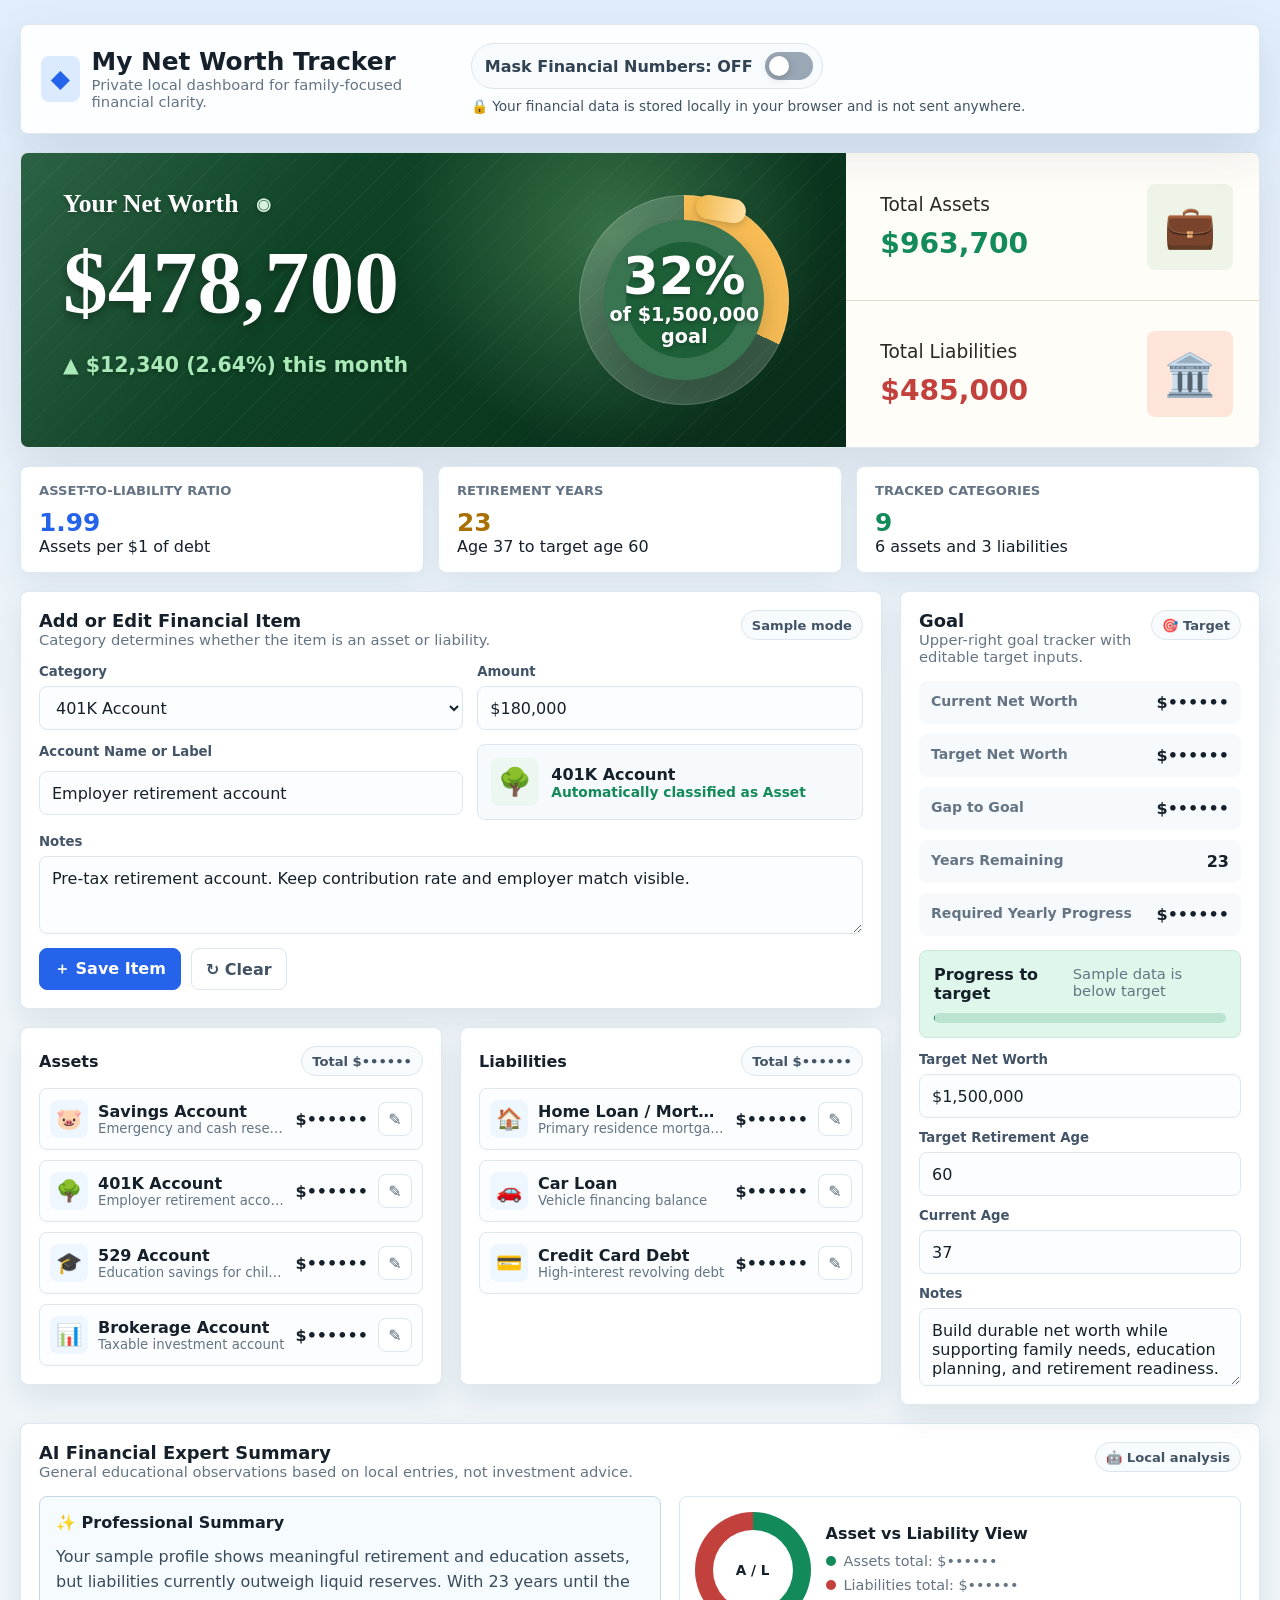
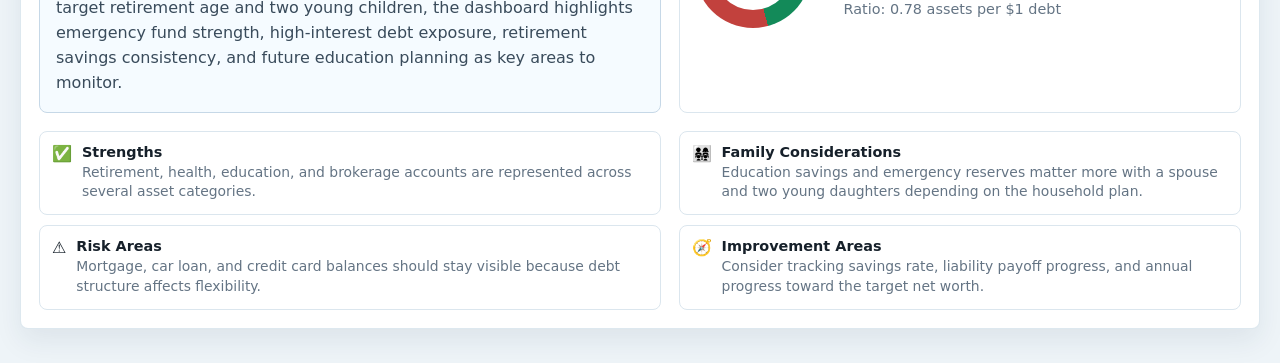
<file: prototype.html>
<!doctype html>
<html lang="en">
  <head>
    <meta charset="UTF-8" />
    <meta name="viewport" content="width=device-width, initial-scale=1.0" />
    <title>My Net Worth Tracker - UI Prototype</title>
    <style>
      :root {
        color-scheme: light;
        --bg: #eef4f8;
        --surface: #ffffff;
        --surface-soft: #f7fafc;
        --ink: #16202a;
        --muted: #647484;
        --line: #dbe6ee;
        --blue: #2563eb;
        --blue-soft: #dbeafe;
        --green: #138a59;
        --green-soft: #dff7ea;
        --red: #c2413d;
        --red-soft: #fde7e5;
        --gold: #a96f00;
        --gold-soft: #fff3cc;
        --shadow: 0 18px 45px rgba(31, 55, 75, 0.12);
      }

      * {
        box-sizing: border-box;
      }

      body {
        margin: 0;
        min-height: 100vh;
        background:
          linear-gradient(180deg, rgba(219, 234, 254, 0.68), rgba(238, 244, 248, 0.18) 38%),
          var(--bg);
        color: var(--ink);
        font-family:
          Inter, ui-sans-serif, system-ui, -apple-system, BlinkMacSystemFont, "Segoe UI", sans-serif;
      }

      button,
      input,
      select,
      textarea {
        font: inherit;
      }

      .app-shell {
        width: min(1440px, calc(100% - 40px));
        margin: 0 auto;
        padding: 24px 0 34px;
      }

      .topbar {
        display: flex;
        align-items: center;
        justify-content: space-between;
        gap: 18px;
        padding: 18px 20px;
        margin-bottom: 18px;
        border: 1px solid rgba(219, 230, 238, 0.9);
        border-radius: 8px;
        background: rgba(255, 255, 255, 0.9);
        box-shadow: var(--shadow);
        backdrop-filter: blur(12px);
      }

      .brand {
        display: flex;
        align-items: center;
        gap: 12px;
      }

      .brand-mark {
        display: grid;
        width: 46px;
        height: 46px;
        place-items: center;
        border-radius: 8px;
        background: var(--blue-soft);
        color: var(--blue);
        font-size: 25px;
      }

      h1,
      h2,
      h3,
      p {
        margin: 0;
      }

      h1 {
        font-size: 1.55rem;
        line-height: 1.1;
        letter-spacing: 0;
      }

      .subtle {
        color: var(--muted);
        font-size: 0.92rem;
      }

      .privacy-note {
        display: inline-flex;
        align-items: center;
        gap: 8px;
        color: #415263;
        font-size: 0.86rem;
      }

      .mask-toggle {
        display: inline-flex;
        align-items: center;
        justify-content: space-between;
        gap: 12px;
        min-width: 256px;
        padding: 8px 9px 8px 13px;
        border: 1px solid var(--line);
        border-radius: 999px;
        background: #f8fbfd;
        color: #314253;
      }

      .switch {
        position: relative;
        width: 48px;
        height: 28px;
        border-radius: 999px;
        background: var(--blue);
      }

      .switch::after {
        position: absolute;
        top: 4px;
        right: 4px;
        width: 20px;
        height: 20px;
        border-radius: 50%;
        background: #fff;
        box-shadow: 0 2px 8px rgba(0, 0, 0, 0.22);
        content: "";
      }

      .switch.off {
        background: #9aa8b6;
      }

      .switch.off::after {
        right: auto;
        left: 4px;
      }

      .worth-dashboard {
        display: grid;
        grid-template-columns: minmax(0, 2fr) minmax(330px, 1fr);
        overflow: hidden;
        margin-bottom: 18px;
        border: 1px solid rgba(219, 230, 238, 0.92);
        border-radius: 8px;
        background: var(--surface);
        box-shadow: var(--shadow);
      }

      .card {
        border: 1px solid rgba(219, 230, 238, 0.92);
        border-radius: 8px;
        background: var(--surface);
        box-shadow: 0 12px 28px rgba(31, 55, 75, 0.08);
      }

      .worth-hero {
        position: relative;
        display: grid;
        grid-template-columns: minmax(0, 1fr) 240px;
        gap: 24px;
        min-height: 250px;
        padding: 36px 42px;
        overflow: hidden;
        color: #fff;
        background:
          radial-gradient(circle at 72% 28%, rgba(112, 185, 124, 0.42), transparent 34%),
          linear-gradient(135deg, #124f2d 0%, #0d3d22 52%, #082a18 100%);
      }

      .worth-hero::after {
        position: absolute;
        inset: 0;
        background:
          linear-gradient(120deg, rgba(255, 255, 255, 0.11), transparent 34%),
          repeating-linear-gradient(135deg, rgba(255, 255, 255, 0.035) 0 1px, transparent 1px 18px);
        content: "";
        pointer-events: none;
      }

      .worth-copy,
      .goal-ring-wrap {
        position: relative;
        z-index: 1;
      }

      .worth-title {
        display: flex;
        align-items: center;
        gap: 10px;
        font-family: Georgia, "Times New Roman", serif;
        font-size: clamp(1.55rem, 2vw, 2.2rem);
        font-weight: 800;
        text-shadow: 0 2px 4px rgba(0, 0, 0, 0.28);
      }

      .eye-icon {
        display: inline-grid;
        width: 30px;
        height: 30px;
        place-items: center;
        border-radius: 999px;
        color: #d4f1de;
        font-size: 1.08rem;
      }

      .worth-amount {
        margin-top: 22px;
        font-family: Georgia, "Times New Roman", serif;
        font-size: clamp(3.5rem, 7vw, 5.9rem);
        font-weight: 800;
        line-height: 0.92;
        letter-spacing: 0;
        text-shadow: 0 4px 9px rgba(0, 0, 0, 0.34);
      }

      .monthly-change {
        display: inline-flex;
        align-items: center;
        gap: 10px;
        margin-top: 30px;
        color: #a9e8b7;
        font-size: clamp(1rem, 1.6vw, 1.55rem);
        font-weight: 850;
        text-shadow: 0 2px 4px rgba(0, 0, 0, 0.28);
      }

      .goal-ring-wrap {
        display: grid;
        place-items: center;
      }

      .goal-ring {
        position: relative;
        display: grid;
        width: min(100%, 210px);
        aspect-ratio: 1;
        place-items: center;
        border-radius: 50%;
        background: conic-gradient(#f7bc54 0deg 115deg, rgba(255, 255, 255, 0.18) 115deg 360deg);
        box-shadow: inset 0 0 0 1px rgba(255, 255, 255, 0.16);
      }

      .goal-ring::before {
        position: absolute;
        inset: 25px;
        border-radius: 50%;
        background: #1d6038;
        box-shadow:
          inset 0 0 0 22px rgba(255, 255, 255, 0.13),
          0 12px 30px rgba(0, 0, 0, 0.18);
        content: "";
      }

      .goal-ring::after {
        position: absolute;
        top: 2px;
        right: 43px;
        width: 50px;
        height: 24px;
        border-radius: 999px;
        background: linear-gradient(90deg, #f1b84c, #ffe0a6);
        box-shadow: 0 2px 8px rgba(0, 0, 0, 0.22);
        content: "";
        transform: rotate(9deg);
      }

      .goal-ring-label {
        position: relative;
        z-index: 1;
        display: grid;
        gap: 4px;
        color: #fff;
        text-align: center;
        text-shadow: 0 2px 4px rgba(0, 0, 0, 0.3);
      }

      .goal-ring-label strong {
        font-size: clamp(2.2rem, 4vw, 3.2rem);
        line-height: 0.94;
      }

      .goal-ring-label span {
        font-size: clamp(0.9rem, 1.5vw, 1.25rem);
        font-weight: 800;
        line-height: 1.15;
      }

      .worth-side {
        display: grid;
        grid-template-rows: 1fr 1fr;
        background: #fffdf8;
      }

      .side-metric {
        display: flex;
        align-items: center;
        justify-content: space-between;
        gap: 18px;
        min-height: 125px;
        padding: 30px 26px 30px 34px;
      }

      .side-metric + .side-metric {
        border-top: 1px solid rgba(198, 184, 158, 0.5);
      }

      .side-label {
        color: #2d2923;
        font-size: clamp(1.08rem, 1.45vw, 1.4rem);
      }

      .side-value {
        margin-top: 12px;
        font-size: clamp(1.65rem, 2.2vw, 2.15rem);
        font-weight: 850;
        letter-spacing: 0;
      }

      .side-icon {
        display: grid;
        width: 86px;
        height: 86px;
        flex: 0 0 auto;
        place-items: center;
        border-radius: 8px;
        font-size: 2.6rem;
      }

      .asset-icon {
        background: #eef5e8;
      }

      .liability-icon {
        background: #fde5da;
      }

      .supporting-metrics {
        display: grid;
        grid-template-columns: repeat(3, minmax(0, 1fr));
        gap: 14px;
        margin-bottom: 18px;
      }

      .mini-metric-card {
        min-height: 100px;
        padding: 16px 18px;
      }

      .mini-metric-card .metric-label {
        color: var(--muted);
        font-size: 0.82rem;
        font-weight: 800;
        text-transform: uppercase;
      }

      .mini-metric-card .metric-value {
        margin-top: 10px;
        font-size: 1.55rem;
        font-weight: 850;
      }

      .accent-blue {
        color: var(--blue);
      }

      .accent-green {
        color: var(--green);
      }

      .accent-red {
        color: var(--red);
      }

      .accent-gold {
        color: var(--gold);
      }

      .dashboard-grid {
        display: grid;
        grid-template-columns: minmax(0, 1fr) 360px;
        gap: 18px;
        align-items: start;
      }

      .main-column {
        display: grid;
        gap: 18px;
      }

      .form-card,
      .goal-card,
      .analysis-card,
      .list-card {
        padding: 18px;
      }

      .section-head {
        display: flex;
        align-items: flex-start;
        justify-content: space-between;
        gap: 16px;
        margin-bottom: 16px;
      }

      .section-head h2 {
        font-size: 1.12rem;
      }

      .pill {
        display: inline-flex;
        align-items: center;
        gap: 7px;
        min-height: 30px;
        padding: 5px 10px;
        border: 1px solid var(--line);
        border-radius: 999px;
        color: #425466;
        background: #f8fbfd;
        font-size: 0.82rem;
        font-weight: 700;
        white-space: nowrap;
      }

      .form-grid {
        display: grid;
        grid-template-columns: 1.1fr 1fr;
        gap: 14px;
      }

      .field {
        display: grid;
        gap: 7px;
      }

      .field.full {
        grid-column: 1 / -1;
      }

      label {
        color: #435468;
        font-size: 0.83rem;
        font-weight: 800;
      }

      input,
      select,
      textarea {
        width: 100%;
        border: 1px solid var(--line);
        border-radius: 8px;
        background: #fbfdff;
        color: var(--ink);
        outline: none;
      }

      input,
      select {
        height: 44px;
        padding: 0 12px;
      }

      textarea {
        min-height: 78px;
        resize: vertical;
        padding: 12px;
      }

      .selected-category {
        display: flex;
        align-items: center;
        gap: 12px;
        padding: 13px;
        border: 1px solid var(--line);
        border-radius: 8px;
        background: var(--surface-soft);
      }

      .category-icon {
        display: grid;
        width: 48px;
        height: 48px;
        flex: 0 0 auto;
        place-items: center;
        border-radius: 8px;
        background: #edf7f1;
        font-size: 27px;
      }

      .type-tag {
        color: var(--green);
        font-size: 0.86rem;
        font-weight: 800;
      }

      .form-actions {
        display: flex;
        gap: 10px;
        align-items: center;
        margin-top: 14px;
      }

      .primary-button,
      .ghost-button {
        display: inline-flex;
        align-items: center;
        justify-content: center;
        gap: 8px;
        min-height: 42px;
        padding: 0 14px;
        border-radius: 8px;
        cursor: default;
        font-weight: 800;
      }

      .primary-button {
        border: 1px solid var(--blue);
        background: var(--blue);
        color: #fff;
      }

      .ghost-button {
        border: 1px solid var(--line);
        background: #fff;
        color: #415263;
      }

      .item-lists {
        display: grid;
        grid-template-columns: repeat(2, minmax(0, 1fr));
        gap: 18px;
      }

      .list-header {
        display: flex;
        align-items: center;
        justify-content: space-between;
        margin-bottom: 12px;
      }

      .list-header h3 {
        font-size: 1rem;
      }

      .money-list {
        display: grid;
        gap: 10px;
      }

      .money-row {
        display: grid;
        grid-template-columns: auto minmax(0, 1fr) auto auto;
        gap: 10px;
        align-items: center;
        min-height: 62px;
        padding: 10px;
        border: 1px solid var(--line);
        border-radius: 8px;
        background: #fbfdff;
      }

      .mini-icon {
        display: grid;
        width: 38px;
        height: 38px;
        place-items: center;
        border-radius: 8px;
        background: #eef6ff;
        font-size: 21px;
      }

      .row-title {
        overflow: hidden;
        font-weight: 800;
        text-overflow: ellipsis;
        white-space: nowrap;
      }

      .row-subtitle {
        overflow: hidden;
        color: var(--muted);
        font-size: 0.83rem;
        text-overflow: ellipsis;
        white-space: nowrap;
      }

      .row-amount {
        font-weight: 850;
        white-space: nowrap;
      }

      .icon-button {
        display: grid;
        width: 34px;
        height: 34px;
        place-items: center;
        border: 1px solid var(--line);
        border-radius: 8px;
        background: #fff;
        color: #526273;
      }

      .goal-card {
        position: sticky;
        top: 18px;
      }

      .goal-metrics {
        display: grid;
        gap: 10px;
      }

      .goal-row {
        display: flex;
        justify-content: space-between;
        gap: 16px;
        padding: 12px;
        border-radius: 8px;
        background: var(--surface-soft);
      }

      .goal-row span:first-child {
        color: var(--muted);
        font-size: 0.88rem;
        font-weight: 750;
      }

      .goal-row strong {
        text-align: right;
      }

      .progress-box {
        margin: 14px 0;
        padding: 14px;
        border: 1px solid #cbe7d5;
        border-radius: 8px;
        background: var(--green-soft);
      }

      .progress-track {
        height: 10px;
        overflow: hidden;
        border-radius: 999px;
        background: rgba(19, 138, 89, 0.18);
      }

      .progress-fill {
        width: 0.1%;
        height: 100%;
        border-radius: inherit;
        background: var(--green);
      }

      .goal-fields {
        display: grid;
        gap: 12px;
        margin-top: 14px;
      }

      .analysis-card {
        margin-top: 18px;
      }

      .analysis-grid {
        display: grid;
        grid-template-columns: 1.05fr 0.95fr;
        gap: 18px;
        align-items: stretch;
      }

      .agent-panel {
        padding: 16px;
        border: 1px solid #c6d8e7;
        border-radius: 8px;
        background: #f5fbff;
      }

      .agent-title {
        display: flex;
        align-items: center;
        gap: 10px;
        margin-bottom: 12px;
        font-weight: 850;
      }

      .agent-copy {
        color: #394b5b;
        line-height: 1.58;
      }

      .insight-list {
        display: grid;
        gap: 10px;
      }

      .insight {
        display: grid;
        grid-template-columns: auto minmax(0, 1fr);
        gap: 10px;
        padding: 12px;
        border: 1px solid var(--line);
        border-radius: 8px;
        background: #fff;
      }

      .insight strong {
        display: block;
        margin-bottom: 3px;
        font-size: 0.9rem;
      }

      .insight p {
        color: var(--muted);
        font-size: 0.87rem;
        line-height: 1.42;
      }

      .chart-panel {
        padding: 15px;
        border: 1px solid var(--line);
        border-radius: 8px;
        background: #fff;
      }

      .donut-wrap {
        display: flex;
        align-items: center;
        gap: 15px;
      }

      .donut {
        width: 116px;
        height: 116px;
        flex: 0 0 auto;
        border-radius: 50%;
        background: conic-gradient(var(--green) 0deg 165deg, var(--red) 165deg 360deg);
        position: relative;
      }

      .donut::after {
        position: absolute;
        inset: 18px;
        display: grid;
        place-items: center;
        border-radius: 50%;
        background: #fff;
        color: var(--ink);
        font-size: 0.85rem;
        font-weight: 850;
        content: "A / L";
      }

      .legend {
        display: grid;
        gap: 8px;
        color: var(--muted);
        font-size: 0.9rem;
      }

      .legend-item {
        display: flex;
        align-items: center;
        gap: 8px;
      }

      .dot {
        width: 10px;
        height: 10px;
        border-radius: 50%;
      }

      .dot.green {
        background: var(--green);
      }

      .dot.red {
        background: var(--red);
      }

      @media (max-width: 1050px) {
        .worth-dashboard,
        .supporting-metrics,
        .dashboard-grid,
        .analysis-grid {
          grid-template-columns: 1fr 1fr;
        }

        .worth-dashboard,
        .worth-hero {
          grid-column: 1 / -1;
        }

        .worth-hero {
          grid-template-columns: minmax(0, 1fr) 210px;
        }

        .worth-side {
          grid-column: 1 / -1;
          grid-template-columns: 1fr 1fr;
          grid-template-rows: none;
        }

        .side-metric + .side-metric {
          border-top: 0;
          border-left: 1px solid rgba(198, 184, 158, 0.5);
        }

        .dashboard-grid {
          align-items: stretch;
        }

        .main-column,
        .analysis-card {
          grid-column: 1 / -1;
        }

        .goal-card {
          position: static;
          grid-column: 1 / -1;
        }
      }

      @media (max-width: 760px) {
        .app-shell {
          width: min(100% - 24px, 720px);
          padding-top: 14px;
        }

        .topbar,
        .section-head {
          align-items: stretch;
          flex-direction: column;
        }

        .mask-toggle {
          min-width: 0;
          width: 100%;
        }

        .worth-dashboard,
        .worth-hero,
        .supporting-metrics,
        .form-grid,
        .item-lists,
        .analysis-grid {
          grid-template-columns: 1fr;
        }

        .worth-hero {
          min-height: auto;
          padding: 28px 24px;
        }

        .worth-amount {
          overflow-wrap: anywhere;
        }

        .goal-ring {
          width: min(210px, 74vw);
          margin-top: 8px;
        }

        .worth-side {
          grid-template-columns: 1fr;
        }

        .side-metric {
          min-height: 108px;
          padding: 22px;
        }

        .side-metric + .side-metric {
          border-top: 1px solid rgba(198, 184, 158, 0.5);
          border-left: 0;
        }

        .side-icon {
          width: 66px;
          height: 66px;
          font-size: 2rem;
        }

        .money-row {
          grid-template-columns: auto minmax(0, 1fr) auto;
        }

        .money-row .icon-button {
          display: none;
        }
      }
    </style>
  </head>
  <body>
    <main class="app-shell">
      <header class="topbar">
        <div class="brand">
          <div class="brand-mark" aria-hidden="true">◆</div>
          <div>
            <h1>My Net Worth Tracker</h1>
            <p class="subtle">Private local dashboard for family-focused financial clarity.</p>
          </div>
        </div>
        <div>
          <div class="mask-toggle" aria-label="Mask financial numbers toggle">
            <strong>Mask Financial Numbers: OFF</strong>
            <span class="switch off" aria-hidden="true"></span>
          </div>
          <p class="privacy-note" style="margin-top: 9px">🔒 Your financial data is stored locally in your browser and is not sent anywhere.</p>
        </div>
      </header>

      <section class="worth-dashboard" aria-label="Net worth dashboard">
        <article class="worth-hero">
          <div class="worth-copy">
            <div class="worth-title">Your Net Worth <span class="eye-icon" aria-label="masked financial values">◉</span></div>
            <div class="worth-amount">$478,700</div>
            <div class="monthly-change">▲ $12,340 (2.64%) this month</div>
          </div>
          <div class="goal-ring-wrap" aria-label="Goal progress">
            <div class="goal-ring">
              <div class="goal-ring-label">
                <strong>32%</strong>
                <span>of $1,500,000<br />goal</span>
              </div>
            </div>
          </div>
        </article>

        <aside class="worth-side">
          <div class="side-metric">
            <div>
              <div class="side-label">Total Assets</div>
              <div class="side-value accent-green">$963,700</div>
            </div>
            <div class="side-icon asset-icon" aria-hidden="true">💼</div>
          </div>
          <div class="side-metric">
            <div>
              <div class="side-label">Total Liabilities</div>
              <div class="side-value accent-red">$485,000</div>
            </div>
            <div class="side-icon liability-icon" aria-hidden="true">🏛️</div>
          </div>
        </aside>
      </section>

      <section class="supporting-metrics" aria-label="Financial details">
        <article class="card mini-metric-card">
          <div class="metric-label">Asset-to-Liability Ratio</div>
          <div class="metric-value accent-blue">1.99</div>
          <p class="metric-note">Assets per $1 of debt</p>
        </article>
        <article class="card mini-metric-card">
          <div class="metric-label">Retirement Years</div>
          <div class="metric-value accent-gold">23</div>
          <p class="metric-note">Age 37 to target age 60</p>
        </article>
        <article class="card mini-metric-card">
          <div class="metric-label">Tracked Categories</div>
          <div class="metric-value accent-green">9</div>
          <p class="metric-note">6 assets and 3 liabilities</p>
        </article>
      </section>

      <section class="dashboard-grid">
        <div class="main-column">
          <article class="card form-card">
            <div class="section-head">
              <div>
                <h2>Add or Edit Financial Item</h2>
                <p class="subtle">Category determines whether the item is an asset or liability.</p>
              </div>
              <span class="pill">Sample mode</span>
            </div>

            <div class="form-grid">
              <div class="field">
                <label for="category">Category</label>
                <select id="category">
                  <option>401K Account</option>
                  <option>Savings Account</option>
                  <option>HSA Account</option>
                  <option>529 Account</option>
                  <option>Brokerage Account</option>
                  <option>Home Loan / Mortgage</option>
                  <option>Credit Card Debt</option>
                </select>
              </div>
              <div class="field">
                <label for="amount">Amount</label>
                <input id="amount" value="$180,000" />
              </div>
              <div class="field">
                <label for="label">Account Name or Label</label>
                <input id="label" value="Employer retirement account" />
              </div>
              <div class="selected-category">
                <div class="category-icon" aria-hidden="true">🌳</div>
                <div>
                  <strong>401K Account</strong>
                  <p class="type-tag">Automatically classified as Asset</p>
                </div>
              </div>
              <div class="field full">
                <label for="notes">Notes</label>
                <textarea id="notes">Pre-tax retirement account. Keep contribution rate and employer match visible.</textarea>
              </div>
            </div>

            <div class="form-actions">
              <button class="primary-button">＋ Save Item</button>
              <button class="ghost-button">↻ Clear</button>
            </div>
          </article>

          <section class="item-lists">
            <article class="card list-card">
              <div class="list-header">
                <h3>Assets</h3>
                <span class="pill accent-green">Total $••••••</span>
              </div>
              <div class="money-list">
                <div class="money-row">
                  <span class="mini-icon">🐷</span>
                  <div><div class="row-title">Savings Account</div><div class="row-subtitle">Emergency and cash reserves</div></div>
                  <div class="row-amount">$••••••</div>
                  <button class="icon-button" title="Edit">✎</button>
                </div>
                <div class="money-row">
                  <span class="mini-icon">🌳</span>
                  <div><div class="row-title">401K Account</div><div class="row-subtitle">Employer retirement account</div></div>
                  <div class="row-amount">$••••••</div>
                  <button class="icon-button" title="Edit">✎</button>
                </div>
                <div class="money-row">
                  <span class="mini-icon">🎓</span>
                  <div><div class="row-title">529 Account</div><div class="row-subtitle">Education savings for children</div></div>
                  <div class="row-amount">$••••••</div>
                  <button class="icon-button" title="Edit">✎</button>
                </div>
                <div class="money-row">
                  <span class="mini-icon">📊</span>
                  <div><div class="row-title">Brokerage Account</div><div class="row-subtitle">Taxable investment account</div></div>
                  <div class="row-amount">$••••••</div>
                  <button class="icon-button" title="Edit">✎</button>
                </div>
              </div>
            </article>

            <article class="card list-card">
              <div class="list-header">
                <h3>Liabilities</h3>
                <span class="pill accent-red">Total $••••••</span>
              </div>
              <div class="money-list">
                <div class="money-row">
                  <span class="mini-icon">🏠</span>
                  <div><div class="row-title">Home Loan / Mortgage</div><div class="row-subtitle">Primary residence mortgage</div></div>
                  <div class="row-amount">$••••••</div>
                  <button class="icon-button" title="Edit">✎</button>
                </div>
                <div class="money-row">
                  <span class="mini-icon">🚗</span>
                  <div><div class="row-title">Car Loan</div><div class="row-subtitle">Vehicle financing balance</div></div>
                  <div class="row-amount">$••••••</div>
                  <button class="icon-button" title="Edit">✎</button>
                </div>
                <div class="money-row">
                  <span class="mini-icon">💳</span>
                  <div><div class="row-title">Credit Card Debt</div><div class="row-subtitle">High-interest revolving debt</div></div>
                  <div class="row-amount">$••••••</div>
                  <button class="icon-button" title="Edit">✎</button>
                </div>
              </div>
            </article>
          </section>
        </div>

        <aside class="card goal-card" aria-label="Goal section">
          <div class="section-head">
            <div>
              <h2>Goal</h2>
              <p class="subtle">Upper-right goal tracker with editable target inputs.</p>
            </div>
            <span class="pill">🎯 Target</span>
          </div>

          <div class="goal-metrics">
            <div class="goal-row"><span>Current Net Worth</span><strong>$••••••</strong></div>
            <div class="goal-row"><span>Target Net Worth</span><strong>$••••••</strong></div>
            <div class="goal-row"><span>Gap to Goal</span><strong>$••••••</strong></div>
            <div class="goal-row"><span>Years Remaining</span><strong>23</strong></div>
            <div class="goal-row"><span>Required Yearly Progress</span><strong>$••••••</strong></div>
          </div>

          <div class="progress-box">
            <div class="section-head" style="margin-bottom: 10px">
              <strong>Progress to target</strong>
              <span class="subtle">Sample data is below target</span>
            </div>
            <div class="progress-track"><div class="progress-fill"></div></div>
          </div>

          <div class="goal-fields">
            <div class="field">
              <label for="target">Target Net Worth</label>
              <input id="target" value="$1,500,000" />
            </div>
            <div class="field">
              <label for="retirement-age">Target Retirement Age</label>
              <input id="retirement-age" value="60" />
            </div>
            <div class="field">
              <label for="current-age">Current Age</label>
              <input id="current-age" value="37" />
            </div>
            <div class="field">
              <label for="goal-notes">Notes</label>
              <textarea id="goal-notes">Build durable net worth while supporting family needs, education planning, and retirement readiness.</textarea>
            </div>
          </div>
        </aside>
      </section>

      <section class="card analysis-card" aria-label="AI financial expert summary">
        <div class="section-head">
          <div>
            <h2>AI Financial Expert Summary</h2>
            <p class="subtle">General educational observations based on local entries, not investment advice.</p>
          </div>
          <span class="pill">🤖 Local analysis</span>
        </div>

        <div class="analysis-grid">
          <div class="agent-panel">
            <div class="agent-title">✨ Professional Summary</div>
            <p class="agent-copy">
              Your sample profile shows meaningful retirement and education assets, but liabilities currently outweigh liquid reserves.
              With 23 years until the target retirement age and two young children, the dashboard highlights emergency fund strength,
              high-interest debt exposure, retirement savings consistency, and future education planning as key areas to monitor.
            </p>
          </div>

          <div class="chart-panel">
            <div class="donut-wrap">
              <div class="donut" aria-hidden="true"></div>
              <div>
                <strong>Asset vs Liability View</strong>
                <div class="legend" style="margin-top: 10px">
                  <div class="legend-item"><span class="dot green"></span>Assets total: $••••••</div>
                  <div class="legend-item"><span class="dot red"></span>Liabilities total: $••••••</div>
                  <div class="legend-item"><span class="dot"></span>Ratio: 0.78 assets per $1 debt</div>
                </div>
              </div>
            </div>
          </div>

          <div class="insight-list">
            <div class="insight"><span>✅</span><div><strong>Strengths</strong><p>Retirement, health, education, and brokerage accounts are represented across several asset categories.</p></div></div>
            <div class="insight"><span>⚠️</span><div><strong>Risk Areas</strong><p>Mortgage, car loan, and credit card balances should stay visible because debt structure affects flexibility.</p></div></div>
          </div>
          <div class="insight-list">
            <div class="insight"><span>👨‍👩‍👧‍👧</span><div><strong>Family Considerations</strong><p>Education savings and emergency reserves matter more with a spouse and two young daughters depending on the household plan.</p></div></div>
            <div class="insight"><span>🧭</span><div><strong>Improvement Areas</strong><p>Consider tracking savings rate, liability payoff progress, and annual progress toward the target net worth.</p></div></div>
          </div>
        </div>
      </section>
    </main>
  </body>
</html>
</file>
